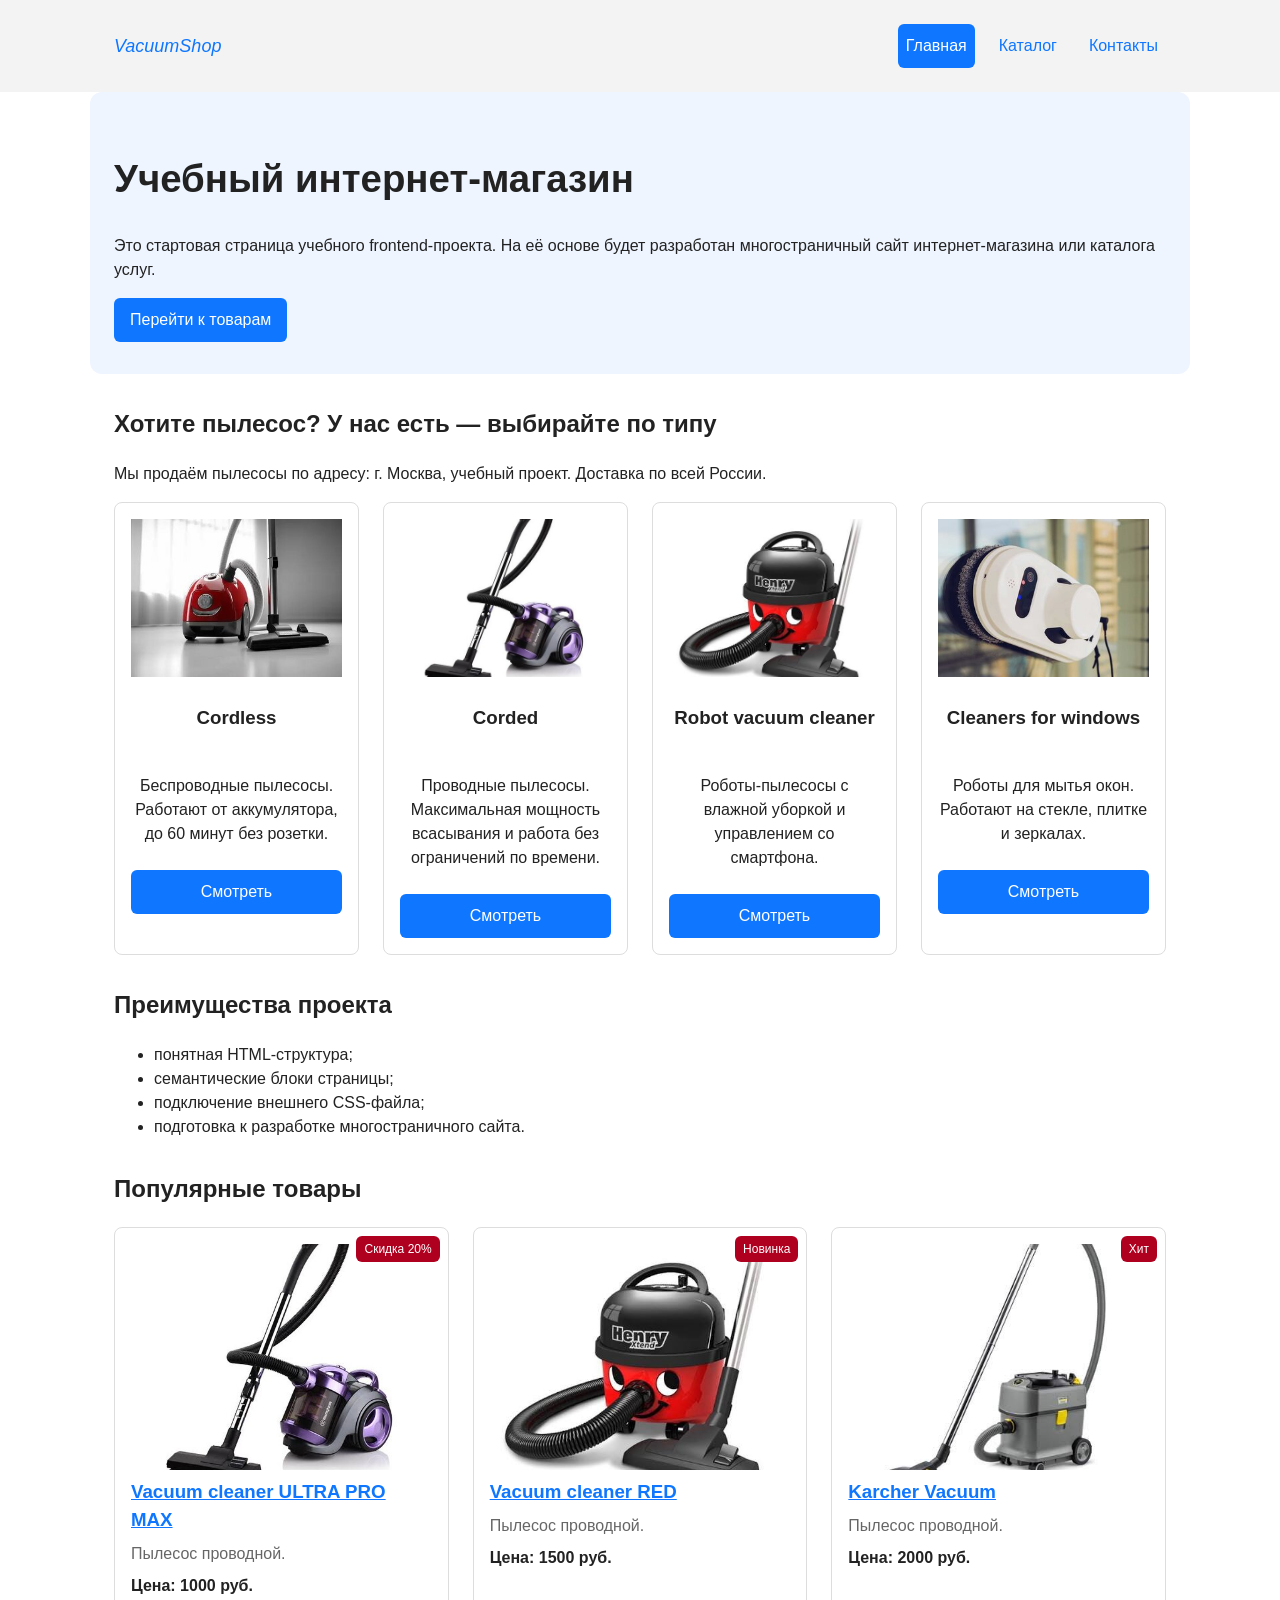
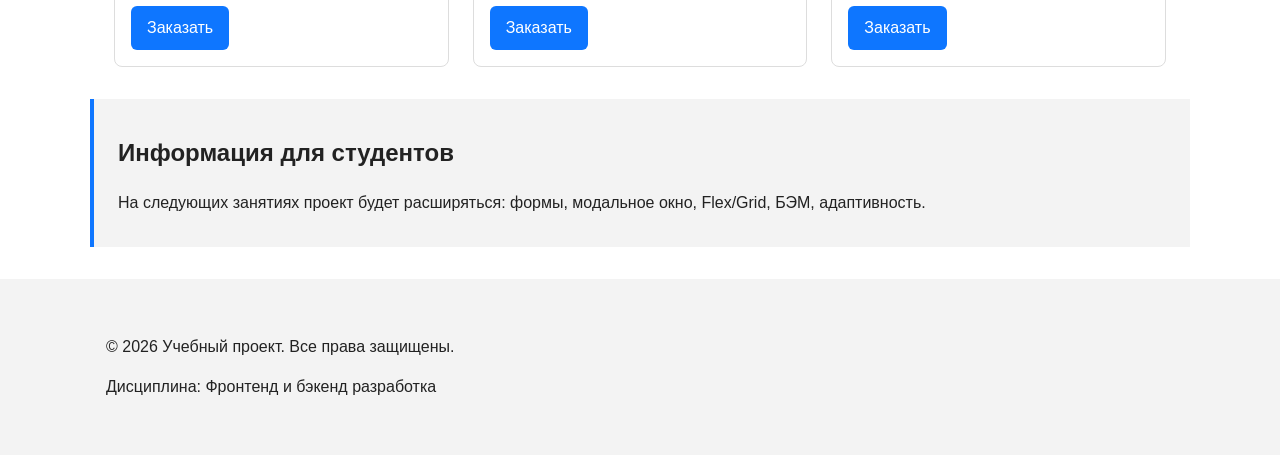
<file: index.html>
<!DOCTYPE html>
<html lang="ru">

<head>
    <meta charset="UTF-8">
    <meta name="viewport" content="width=device-width, initial-scale=1.0">
    <meta name="description" content="Учебный интернет-магазин — главная страница.">
    <title>Главная — Учебный интернет-магазин</title>
    <link rel="stylesheet" href="css/style.css">
    <link rel="stylesheet" href="css/responsive.css">
    <script src="js/main.js" defer></script>
</head>

<body>
    <a class="skip-link" href="#main">Перейти к основному содержимому</a>
    <header class="site-header">
        <div class="site-header__inner">
            <a class="site-header__logo" href="index.html">VacuumShop</a>
            <nav class="site-nav" aria-label="Основная навигация">
                <ul class="site-nav__list">
                    <li class="site-nav__item"><a class="site-nav__link site-nav__link--active"
                            href="index.html">Главная</a></li>
                    <li class="site-nav__item"><a class="site-nav__link" href="catalog.html">Каталог</a></li>
                    <li class="site-nav__item"><a class="site-nav__link" href="contacts.html">Контакты</a></li>
                </ul>
            </nav>
        </div>
    </header>

    <main id="main">
        <section class="hero">
            <h1>Учебный интернет-магазин</h1>
            <p>Это стартовая страница учебного frontend-проекта. На её основе будет разработан многостраничный сайт
                интернет-магазина или каталога услуг.</p>
            <a class="button button--primary" href="catalog.html">Перейти к товарам</a>
        </section>

        <section class="section" id="categories">
            <h2>Хотите пылесос? У нас есть — выбирайте по типу</h2>
            <p class="section__lead">Мы продаём пылесосы по адресу: г. Москва, учебный проект. Доставка по всей России.
            </p>

            <div class="categories-grid">
                <article class="category-card">
                    <img class="category-card__image" src="images/corded.jpg" srcset="images/corded-480.jpg 480w, images/corded-960.jpg 960w" sizes="(max-width: 479px) 100vw, (max-width: 1023px) 50vw, 25vw" loading="lazy" alt="Cordless vacuum cleaner" width="300"
                        height="200">
                    <h3 class="category-card__title">Cordless</h3>
                    <p class="category-card__description">
                        Беспроводные пылесосы. Работают от аккумулятора, до 60 минут без розетки.
                    </p>
                    <a class="button button--primary category-card__button" href="catalog.html">Смотреть</a>
                </article>
                <article class="category-card">
                    <img class="category-card__image" src="images/cleaner1.jpg" srcset="images/cleaner1-480.jpg 480w, images/cleaner1-960.jpg 960w" sizes="(max-width: 479px) 100vw, (max-width: 1023px) 50vw, 25vw" loading="lazy" alt="Corded vacuum cleaner"
                        width="600" height="400">
                    <h3 class="category-card__title">Corded</h3>
                    <p class="category-card__description">
                        Проводные пылесосы. Максимальная мощность всасывания и работа без ограничений по времени.
                    </p>
                    <a class="button button--primary category-card__button" href="catalog.html">Смотреть</a>
                </article>
                <article class="category-card">
                    <img class="category-card__image" src="images/cleaner2.jpg" srcset="images/cleaner2-480.jpg 480w, images/cleaner2-960.jpg 960w" sizes="(max-width: 479px) 100vw, (max-width: 1023px) 50vw, 25vw" loading="lazy" alt="Robot vacuum cleaner" width="600"
                        height="400">
                    <h3 class="category-card__title">Robot vacuum cleaner</h3>
                    <p class="category-card__description">
                        Роботы-пылесосы с влажной уборкой и управлением со смартфона.
                    </p>
                    <a class="button button--primary category-card__button" href="catalog.html">Смотреть</a>
                </article>
                <article class="category-card">
                    <img class="category-card__image" src="images/windows.jpg" srcset="images/windows-480.jpg 480w, images/windows-960.jpg 960w" sizes="(max-width: 479px) 100vw, (max-width: 1023px) 50vw, 25vw" loading="lazy" alt="Window cleaner robot" width="600"
                        height="400">
                    <h3 class="category-card__title">Cleaners for windows</h3>
                    <p class="category-card__description">
                        Роботы для мытья окон. Работают на стекле, плитке и зеркалах.
                    </p>
                    <a class="button button--primary category-card__button" href="catalog.html">Смотреть</a>
                </article>

            </div>
        </section>

        <section class="section" id="advantages">
            <h2>Преимущества проекта</h2>
            <ul class="advantages-list">
                <li>понятная HTML-структура;</li>
                <li>семантические блоки страницы;</li>
                <li>подключение внешнего CSS-файла;</li>
                <li>подготовка к разработке многостраничного сайта.</li>
            </ul>
        </section>

        <section class="section" id="popular">
            <h2>Популярные товары</h2>
            <div class="products-grid">
                <article class="product-card">
                    <span class="product-card__badge">Скидка 20%</span>
                    <img class="product-card__image" src="images/cleaner1.jpg" srcset="images/cleaner1-480.jpg 480w, images/cleaner1-960.jpg 960w" sizes="(max-width: 479px) 100vw, (max-width: 1023px) 50vw, 33vw" loading="lazy"
                        alt="Пылесос Vacuum cleaner ULTRA PRO MAX" width="600" height="400">
                    <h3 class="product-card__title">
                        <a class="product-card__title-link" href="product.html">Vacuum cleaner ULTRA PRO MAX</a>
                    </h3>
                    <p class="product-card__description">Пылесос проводной.</p>
                    <p class="product-card__price">Цена: 1000 руб.</p>
                    <button class="button button--primary product-card__button" type="button"
                        data-product="Vacuum cleaner ULTRA PRO MAX">
                        Заказать
                    </button>
                </article>
                <article class="product-card">
                    <span class="product-card__badge">Новинка</span>
                    <img class="product-card__image" src="images/cleaner2.jpg" srcset="images/cleaner2-480.jpg 480w, images/cleaner2-960.jpg 960w" sizes="(max-width: 479px) 100vw, (max-width: 1023px) 50vw, 33vw" loading="lazy" alt="Пылесос Vacuum cleaner RED"
                        width="600" height="400">
                    <h3 class="product-card__title">
                        <a class="product-card__title-link" href="product2.html">Vacuum cleaner RED</a>
                    </h3>
                    <p class="product-card__description">Пылесос проводной.</p>
                    <p class="product-card__price">Цена: 1500 руб.</p>
                    <button class="button button--primary product-card__button" type="button"
                        data-product="Vacuum cleaner RED">
                        Заказать
                    </button>
                </article>
                <article class="product-card">
                    <span class="product-card__badge">Хит</span>
                    <img class="product-card__image" src="images/cleaner3.jpg" srcset="images/cleaner3-480.jpg 480w, images/cleaner3-960.jpg 960w" sizes="(max-width: 479px) 100vw, (max-width: 1023px) 50vw, 33vw" loading="lazy" alt="Пылесос Karcher Vacuum" width="600"
                        height="400">
                    <h3 class="product-card__title">
                        <a class="product-card__title-link" href="product3.html">Karcher Vacuum</a>
                    </h3>
                    <p class="product-card__description">Пылесос проводной.</p>
                    <p class="product-card__price">Цена: 2000 руб.</p>
                    <button class="button button--primary product-card__button" type="button"
                        data-product="Karcher Vacuum">
                        Заказать
                    </button>
                </article>
            </div>
        </section>

        <aside class="aside-info">
            <h2>Информация для студентов</h2>
            <p>На следующих занятиях проект будет расширяться: формы, модальное окно, Flex/Grid, БЭМ, адаптивность.</p>
        </aside>
    </main>

    <footer class="site-footer" id="contacts">
        <div class="site-footer__inner">
            <p>&copy; 2026 Учебный проект. Все права защищены.</p>
            <p>Дисциплина: Фронтенд и бэкенд разработка</p>
        </div>
    </footer>

    <dialog class="order-dialog" id="order-dialog" aria-labelledby="order-dialog-title">
        <h2 class="order-dialog__title" id="order-dialog-title">Оформление заявки</h2>
        <form class="order-form" id="order-form" action="#" method="post" novalidate>
            <input id="selected-product" name="selected-product" type="hidden">
            <div class="order-form__field">
                <label class="order-form__label" for="order-name">Имя</label>
                <input class="order-form__input" id="order-name" name="name" type="text" placeholder="Введите ваше имя"
                    minlength="2" autocomplete="given-name" required>
            </div>
            <div class="order-form__field">
                <label class="order-form__label" for="order-email">E-mail</label>
                <input class="order-form__input" id="order-email" name="email" type="email"
                    placeholder="example@mail.ru" autocomplete="email" required>
            </div>
            <div class="order-form__field">
                <label class="order-form__label" for="order-phone">Телефон</label>
                <input class="order-form__input" id="order-phone" name="phone" type="tel" inputmode="tel"
                    placeholder="+7 (900) 000-00-00" pattern="^\+7 \(\d{3}\) \d{3}-\d{2}-\d{2}$" required>
                <small>Формат: +7 (900) 000-00-00</small>
            </div>
            <div class="order-form__field">
                <label class="order-form__label" for="order-date">Дата связи</label>
                <input class="order-form__input" id="order-date" name="date" type="date">
            </div>
            <div class="order-form__field">
                <label class="order-form__label" for="order-topic">Тема заявки</label>
                <select class="order-form__select" id="order-topic" name="topic" required>
                    <option value="">Выберите тему</option>
                    <option value="product">Заказ товара</option>
                    <option value="consultation">Консультация</option>
                    <option value="delivery">Доставка</option>
                </select>
            </div>
            <div class="order-form__field">
                <label class="order-form__label" for="order-comment">Комментарий</label>
                <textarea class="order-form__textarea" id="order-comment" name="comment" rows="4"
                    placeholder="Укажите дополнительную информацию"></textarea>
            </div>
            <div class="order-form__field order-form__field--checkbox">
                <label>
                    <input id="order-agreement" name="agreement" type="checkbox" required>
                    Я согласен на обработку данных
                </label>
            </div>
            <div class="order-form__actions">
                <button class="button button--secondary" type="button" id="close-order-dialog">Закрыть</button>
                <button class="button button--primary" type="submit">Отправить заявку</button>
            </div>
        </form>
    </dialog>

    <p class="success-message" id="success-message" hidden tabindex="-1" role="status">Форма успешно отправлена!</p>
</body>

</html>
</file>
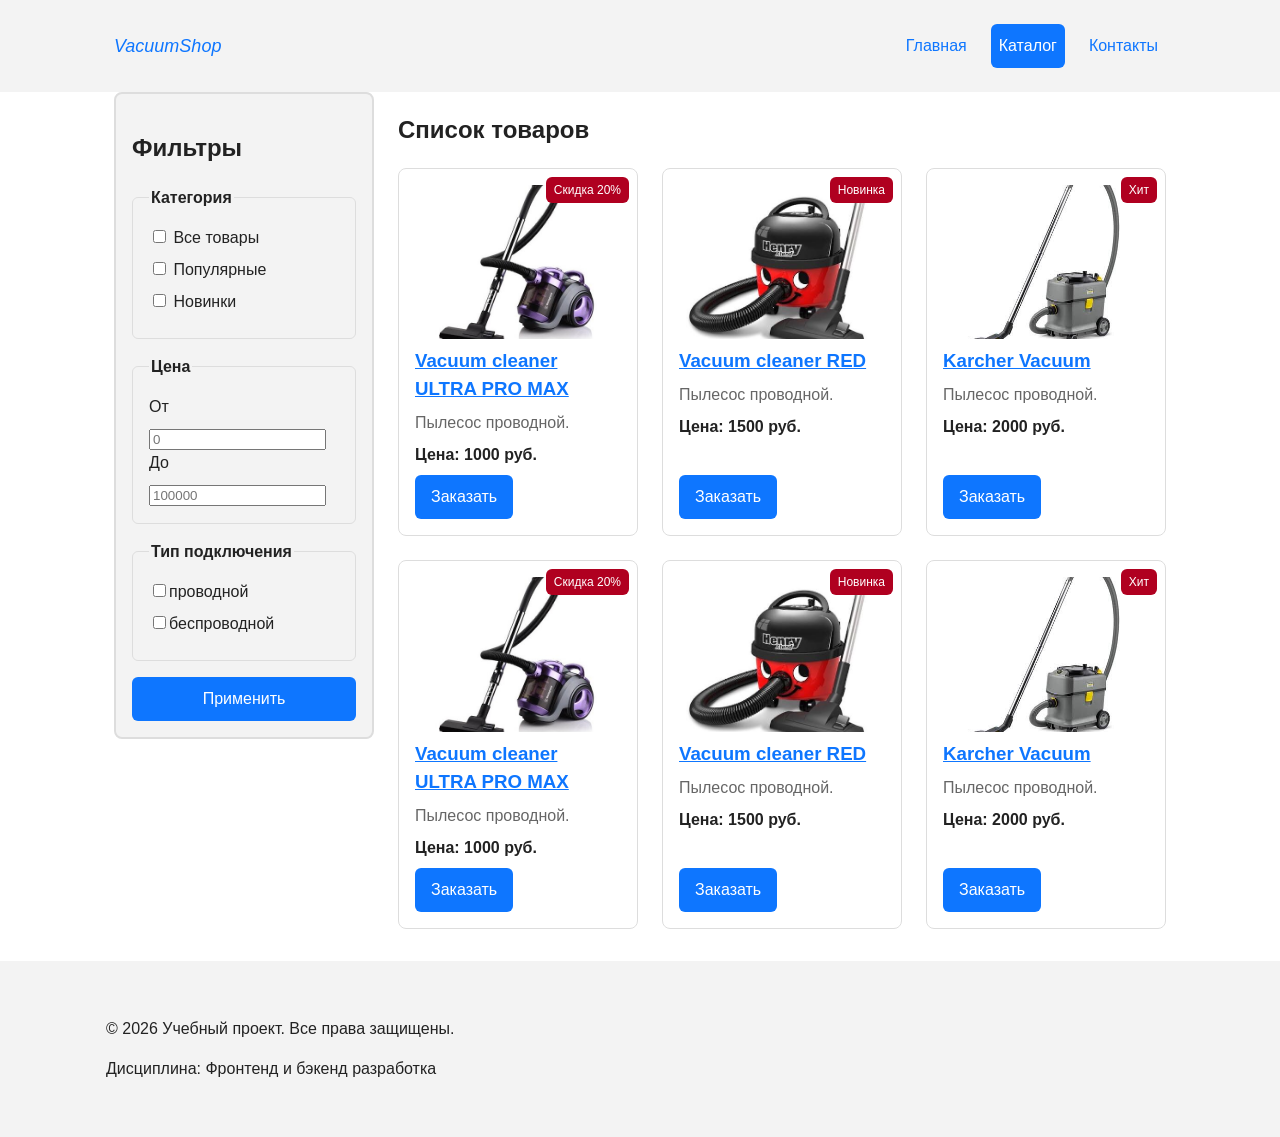
<file: catalog.html>
<!DOCTYPE html>
<html lang="ru">

<head>
    <meta charset="UTF-8">
    <meta name="viewport" content="width=device-width, initial-scale=1.0">
    <meta name="description" content="Каталог товаров учебного интернет-магазина.">
    <title>Каталог — Учебный интернет-магазин</title>
    <link rel="stylesheet" href="css/style.css">
    <link rel="stylesheet" href="css/responsive.css">
    <script src="js/main.js" defer></script>
</head>

<body>
    <a class="skip-link" href="#main">Перейти к основному содержимому</a>
    <header class="site-header">
        <div class="site-header__inner">
            <a class="site-header__logo" href="index.html">VacuumShop</a>
            <nav class="site-nav" aria-label="Основная навигация">
                <ul class="site-nav__list">
                    <li class="site-nav__item"><a class="site-nav__link" href="index.html">Главная</a></li>
                    <li class="site-nav__item"><a class="site-nav__link site-nav__link--active"
                            href="catalog.html">Каталог</a></li>
                    <li class="site-nav__item"><a class="site-nav__link" href="contacts.html">Контакты</a></li>
                </ul>
            </nav>
        </div>
    </header>

    <main id="main">
        <section class="catalog-layout">
            <aside class="catalog-filters">
                <h2>Фильтры</h2>
                <form class="filters-form" action="#" method="get">
                    <fieldset>
                        <legend>Категория</legend>
                        <label><input type="checkbox" name="category" value="all"> Все товары</label>
                        <label><input type="checkbox" name="category" value="popular"> Популярные</label>
                        <label><input type="checkbox" name="category" value="new"> Новинки</label>
                    </fieldset>
                    <fieldset>
                        <legend>Цена</legend>
                        <label for="price-from">От</label>
                        <input id="price-from" name="price-from" type="number" min="0" placeholder="0">
                        <label for="price-to">До</label>
                        <input id="price-to" name="price-to" type="number" min="0" placeholder="100000">
                    </fieldset>
                    <fieldset>
                        <legend>Тип подключения</legend>
                        <label><input type="checkbox" name="connection" value="corded">проводной</label>
                        <label><input type="checkbox" name="connection" value="cordless">беспроводной</label>
                    </fieldset>
                    <button class="button button--primary" type="submit">Применить</button>
                </form>
            </aside>

            <section class="catalog-products">
                <h2>Список товаров</h2>
                <div class="products-grid">
                    <article class="product-card">
                        <span class="product-card__badge">Скидка 20%</span>
                        <img class="product-card__image" src="images/cleaner1.jpg" srcset="images/cleaner1-480.jpg 480w, images/cleaner1-960.jpg 960w" sizes="(max-width: 479px) 100vw, (max-width: 1023px) 50vw, 33vw" loading="lazy"
                            alt="Пылесос Vacuum cleaner ULTRA PRO MAX" width="600" height="400">
                        <h3 class="product-card__title">
                            <a class="product-card__title-link" href="product.html">Vacuum cleaner ULTRA PRO MAX</a>
                        </h3>
                        <p class="product-card__description">Пылесос проводной.</p>
                        <p class="product-card__price">Цена: 1000 руб.</p>
                        <button class="button button--primary product-card__button" type="button"
                            data-product="Vacuum cleaner ULTRA PRO MAX">
                            Заказать
                        </button>
                    </article>
                    <article class="product-card">
                        <span class="product-card__badge">Новинка</span>
                        <img class="product-card__image" src="images/cleaner2.jpg" srcset="images/cleaner2-480.jpg 480w, images/cleaner2-960.jpg 960w" sizes="(max-width: 479px) 100vw, (max-width: 1023px) 50vw, 33vw" loading="lazy" alt="Пылесос Vacuum cleaner RED"
                            width="600" height="400">
                        <h3 class="product-card__title">
                            <a class="product-card__title-link" href="product2.html">Vacuum cleaner RED</a>
                        </h3>
                        <p class="product-card__description">Пылесос проводной.</p>
                        <p class="product-card__price">Цена: 1500 руб.</p>
                        <button class="button button--primary product-card__button" type="button"
                            data-product="Vacuum cleaner RED">
                            Заказать
                        </button>
                    </article>
                    <article class="product-card">
                        <span class="product-card__badge">Хит</span>
                        <img class="product-card__image" src="images/cleaner3.jpg" srcset="images/cleaner3-480.jpg 480w, images/cleaner3-960.jpg 960w" sizes="(max-width: 479px) 100vw, (max-width: 1023px) 50vw, 33vw" loading="lazy" alt="Пылесос Karcher Vacuum"
                            width="600" height="400">
                        <h3 class="product-card__title">
                            <a class="product-card__title-link" href="product3.html">Karcher Vacuum</a>
                        </h3>
                        <p class="product-card__description">Пылесос проводной.</p>
                        <p class="product-card__price">Цена: 2000 руб.</p>
                        <button class="button button--primary product-card__button" type="button"
                            data-product="Karcher Vacuum">
                            Заказать
                        </button>
                    </article>
                    <article class="product-card">
                        <span class="product-card__badge">Скидка 20%</span>
                        <img class="product-card__image" src="images/cleaner1.jpg" srcset="images/cleaner1-480.jpg 480w, images/cleaner1-960.jpg 960w" sizes="(max-width: 479px) 100vw, (max-width: 1023px) 50vw, 33vw" loading="lazy"
                            alt="Пылесос Vacuum cleaner ULTRA PRO MAX" width="600" height="400">
                        <h3 class="product-card__title">
                            <a class="product-card__title-link" href="product.html">Vacuum cleaner ULTRA PRO MAX</a>
                        </h3>
                        <p class="product-card__description">Пылесос проводной.</p>
                        <p class="product-card__price">Цена: 1000 руб.</p>
                        <button class="button button--primary product-card__button" type="button"
                            data-product="Vacuum cleaner ULTRA PRO MAX">
                            Заказать
                        </button>
                    </article>
                    <article class="product-card">
                        <span class="product-card__badge">Новинка</span>
                        <img class="product-card__image" src="images/cleaner2.jpg" srcset="images/cleaner2-480.jpg 480w, images/cleaner2-960.jpg 960w" sizes="(max-width: 479px) 100vw, (max-width: 1023px) 50vw, 33vw" loading="lazy" alt="Пылесос Vacuum cleaner RED"
                            width="600" height="400">
                        <h3 class="product-card__title">
                            <a class="product-card__title-link" href="product2.html">Vacuum cleaner RED</a>
                        </h3>
                        <p class="product-card__description">Пылесос проводной.</p>
                        <p class="product-card__price">Цена: 1500 руб.</p>
                        <button class="button button--primary product-card__button" type="button"
                            data-product="Vacuum cleaner RED">
                            Заказать
                        </button>
                    </article>
                    <article class="product-card">
                        <span class="product-card__badge">Хит</span>
                        <img class="product-card__image" src="images/cleaner3.jpg" srcset="images/cleaner3-480.jpg 480w, images/cleaner3-960.jpg 960w" sizes="(max-width: 479px) 100vw, (max-width: 1023px) 50vw, 33vw" loading="lazy" alt="Пылесос Karcher Vacuum"
                            width="600" height="400">
                        <h3 class="product-card__title">
                            <a class="product-card__title-link" href="product3.html">Karcher Vacuum</a>
                        </h3>
                        <p class="product-card__description">Пылесос проводной.</p>
                        <p class="product-card__price">Цена: 2000 руб.</p>
                        <button class="button button--primary product-card__button" type="button"
                            data-product="Karcher Vacuum">
                            Заказать
                        </button>
                    </article>
                </div>
            </section>
        </section>
    </main>
    <dialog class="order-dialog" id="order-dialog" aria-labelledby="order-dialog-title">
        <h2 class="order-dialog__title" id="order-dialog-title">Оформление заявки</h2>
        <form class="order-form" id="order-form" action="#" method="post" novalidate>
            <input id="selected-product" name="selected-product" type="hidden">
            <div class="order-form__field">
                <label class="order-form__label" for="order-name">Имя</label>
                <input class="order-form__input" id="order-name" name="name" type="text" placeholder="Введите ваше имя"
                    minlength="2" autocomplete="given-name" required>
            </div>
            <div class="order-form__field">
                <label class="order-form__label" for="order-email">E-mail</label>
                <input class="order-form__input" id="order-email" name="email" type="email"
                    placeholder="example@mail.ru" autocomplete="email" required>
            </div>
            <div class="order-form__field">
                <label class="order-form__label" for="order-phone">Телефон</label>
                <input class="order-form__input" id="order-phone" name="phone" type="tel" inputmode="tel"
                    placeholder="+7 (900) 000-00-00" pattern="^\+7 \(\d{3}\) \d{3}-\d{2}-\d{2}$" required>
                <small>Формат: +7 (900) 000-00-00</small>
            </div>
            <div class="order-form__field">
                <label class="order-form__label" for="order-date">Дата связи</label>
                <input class="order-form__input" id="order-date" name="date" type="date">
            </div>
            <div class="order-form__field">
                <label class="order-form__label" for="order-topic">Тема заявки</label>
                <select class="order-form__select" id="order-topic" name="topic" required>
                    <option value="">Выберите тему</option>
                    <option value="product">Заказ товара</option>
                    <option value="consultation">Консультация</option>
                    <option value="delivery">Доставка</option>
                </select>
            </div>
            <div class="order-form__field">
                <label class="order-form__label" for="order-comment">Комментарий</label>
                <textarea class="order-form__textarea" id="order-comment" name="comment" rows="4"
                    placeholder="Укажите дополнительную информацию"></textarea>
            </div>
            <div class="order-form__field order-form__field--checkbox">
                <label>
                    <input id="order-agreement" name="agreement" type="checkbox" required>
                    Я согласен на обработку данных
                </label>
            </div>
            <div class="order-form__actions">
                <button class="button button--secondary" type="button" id="close-order-dialog">Закрыть</button>
                <button class="button button--primary" type="submit">Отправить заявку</button>
            </div>
        </form>
    </dialog>
    <p class="success-message" id="success-message" hidden role="status" tabindex="-1">Форма успешно отправлена!</p>

    <footer class="site-footer" id="contacts">
        <div class="site-footer__inner">
            <p>&copy; 2026 Учебный проект. Все права защищены.</p>
            <p>Дисциплина: Фронтенд и бэкенд разработка</p>
        </div>
    </footer>
</body>

</html>
</file>
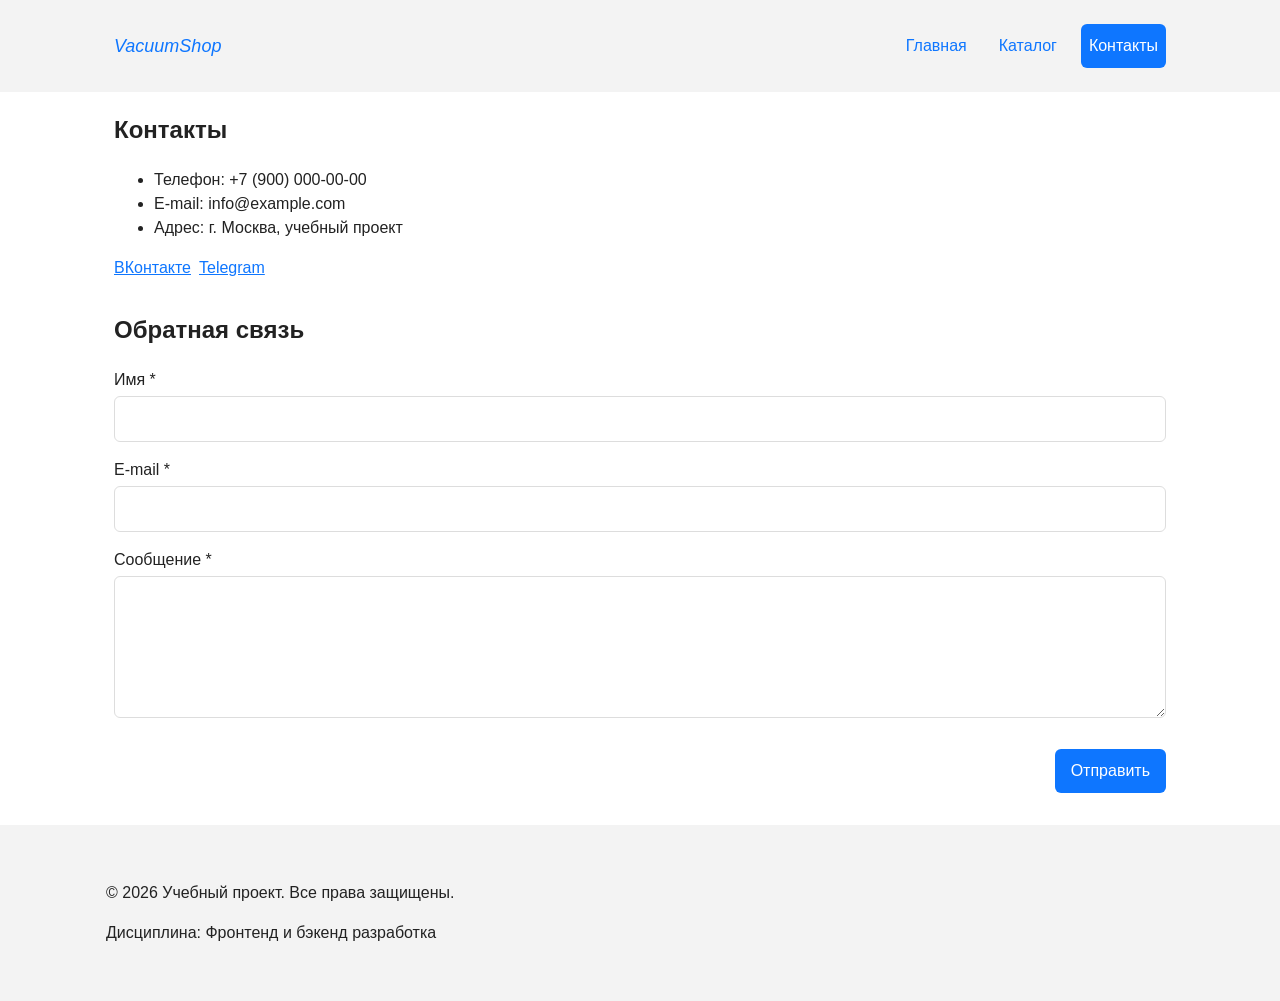
<file: contacts.html>
<!DOCTYPE html>
<html lang="ru">

<head>
    <meta charset="UTF-8">
    <meta name="viewport" content="width=device-width, initial-scale=1.0">
    <meta name="description" content="Контакты учебного интернет-магазина.">
    <title>Контакты — Учебный интернет-магазин</title>
    <link rel="stylesheet" href="css/style.css">
    <link rel="stylesheet" href="css/responsive.css">
    <script src="js/main.js" defer></script>
</head>

<body>
    <a class="skip-link" href="#main">Перейти к основному содержимому</a>
    <header class="site-header">
        <div class="site-header__inner">
            <a class="site-header__logo" href="index.html">VacuumShop</a>
            <nav class="site-nav" aria-label="Основная навигация">
                <ul class="site-nav__list">
                    <li class="site-nav__item"><a class="site-nav__link" href="index.html">Главная</a></li>
                    <li class="site-nav__item"><a class="site-nav__link" href="catalog.html">Каталог</a></li>
                    <li class="site-nav__item"><a class="site-nav__link site-nav__link--active"
                            href="contacts.html">Контакты</a></li>
                </ul>
            </nav>
        </div>
    </header>

    <main id="main">
        <section class="section">
            <h1>Контакты</h1>
            <ul>
                <li>Телефон: +7 (900) 000-00-00</li>
                <li>E-mail: info@example.com</li>
                <li>Адрес: г. Москва, учебный проект</li>
            </ul>
            <ul class="socials">
                <li class="socials__item">
                    <a class="socials__link socials__link--vk" href="https://vk.com/" target="_blank" rel="noopener">
                        <span class="socials__name">ВКонтакте</span>
                    </a>
                </li>
                <li class="socials__item">
                    <a class="socials__link socials__link--tg" href="https://t.me/" target="_blank" rel="noopener">
                        <span class="socials__name">Telegram</span>
                    </a>
                </li>
            </ul>
        </section>
            <section class="section" aria-labelledby="feedback-title">
                <h2 id="feedback-title">Обратная связь</h2>
                <form class="order-form" id="order-form" action="#" method="post" novalidate>
                    <div class="order-form__field">
                        <label class="order-form__label" for="fb-name">Имя *</label>
                        <input class="order-form__input" id="fb-name" name="name" type="text" minlength="2" autocomplete="name" required>
                    </div>
                    <div class="order-form__field">
                        <label class="order-form__label" for="fb-email">E-mail *</label>
                        <input class="order-form__input" id="fb-email" name="email" type="email" autocomplete="email" required>
                    </div>
                    <div class="order-form__field">
                        <label class="order-form__label" for="fb-message">Сообщение *</label>
                        <textarea class="order-form__textarea" id="fb-message" name="message" rows="5" required></textarea>
                    </div>
                    <div class="order-form__actions">
                        <button class="button button--primary" type="submit">Отправить</button>
                    </div>
                </form>
                <p class="success-message" id="success-message" hidden role="status" tabindex="-1">Сообщение отправлено!</p>
            </section>
    </main>
    <footer class="site-footer" id="contacts">
        <div class="site-footer__inner">
            <p>&copy; 2026 Учебный проект. Все права защищены.</p>
            <p>Дисциплина: Фронтенд и бэкенд разработка</p>
        </div>
    </footer>
</body>

</html>
</file>
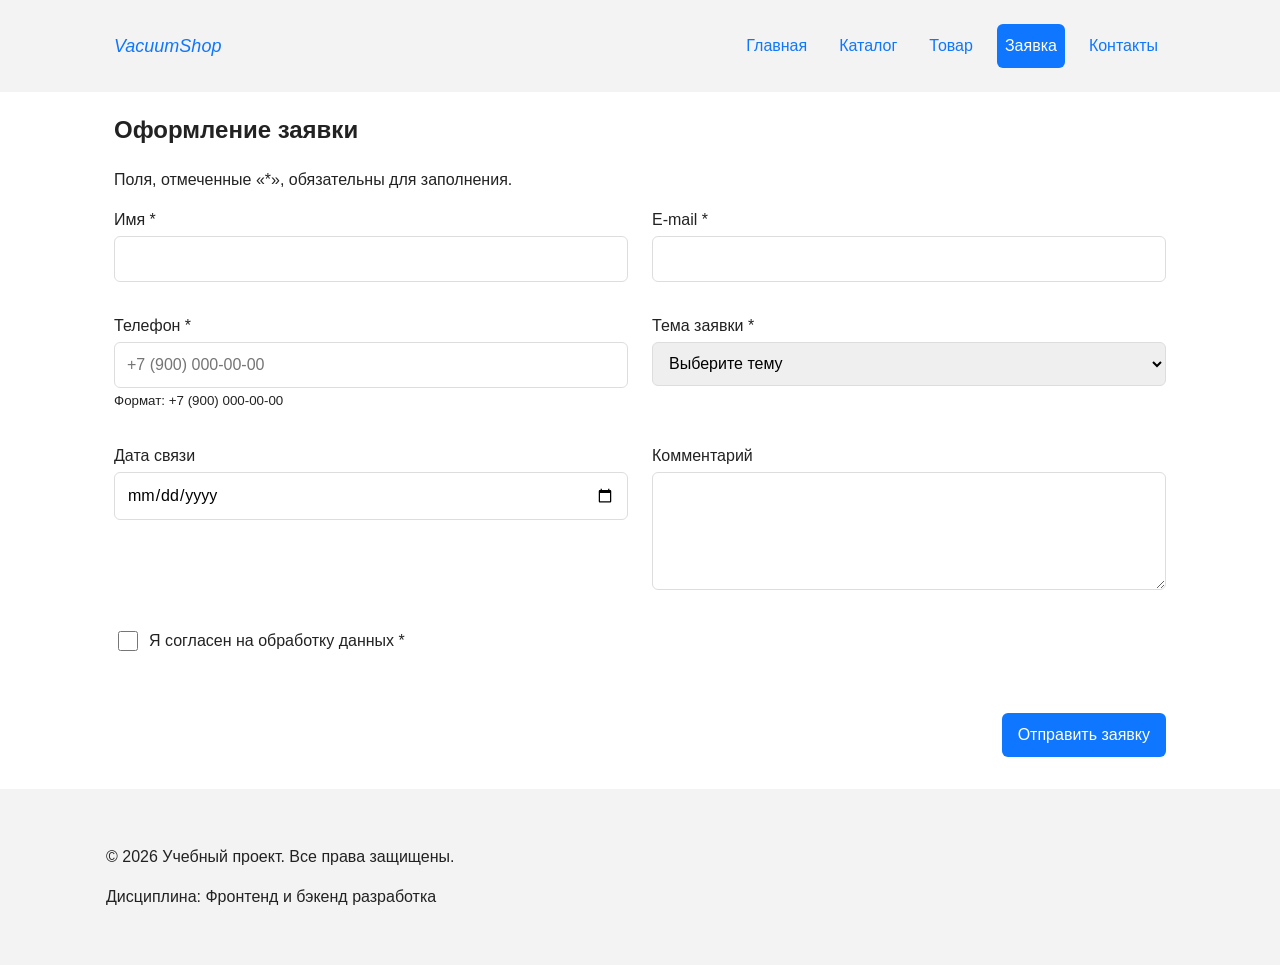
<file: order.html>
<!DOCTYPE html>
<html lang="ru">

<head>
    <meta charset="UTF-8">
    <meta name="viewport" content="width=device-width, initial-scale=1.0">
    <meta name="description" content="Оформление заявки учебного интернет-магазина.">
    <title>Заявка — Учебный интернет-магазин</title>
    <link rel="stylesheet" href="css/style.css">
    <link rel="stylesheet" href="css/responsive.css">
    <script src="js/main.js" defer></script>
</head>

<body>
    <a class="skip-link" href="#main">Перейти к основному содержимому</a>

    <header class="site-header">
        <div class="site-header__inner">
            <a class="site-header__logo" href="index.html">VacuumShop</a>
            <nav class="site-nav" aria-label="Основная навигация">
                <ul class="site-nav__list">
                    <li class="site-nav__item"><a class="site-nav__link" href="index.html">Главная</a></li>
                    <li class="site-nav__item"><a class="site-nav__link" href="catalog.html">Каталог</a></li>
                    <li class="site-nav__item"><a class="site-nav__link" href="product.html">Товар</a></li>
                    <li class="site-nav__item"><a class="site-nav__link site-nav__link--active" href="order.html" aria-current="page">Заявка</a></li>
                    <li class="site-nav__item"><a class="site-nav__link" href="contacts.html">Контакты</a></li>
                </ul>
            </nav>
        </div>
    </header>

    <main id="main">
        <section class="section">
            <h1>Оформление заявки</h1>
            <p>Поля, отмеченные «*», обязательны для заполнения.</p>

            <form class="order-form order-form--page" id="order-form" action="#" method="post" novalidate>
                <div class="order-form__grid">
                    <div class="order-form__field">
                        <label class="order-form__label" for="page-name">Имя *</label>
                        <input class="order-form__input" id="page-name" name="name" type="text" minlength="2" autocomplete="name" required>
                    </div>

                    <div class="order-form__field">
                        <label class="order-form__label" for="page-email">E-mail *</label>
                        <input class="order-form__input" id="page-email" name="email" type="email" autocomplete="email" required>
                    </div>

                    <div class="order-form__field">
                        <label class="order-form__label" for="page-phone">Телефон *</label>
                        <input class="order-form__input" id="page-phone" name="phone" type="tel" inputmode="tel" placeholder="+7 (900) 000-00-00" pattern="^\+7 \(\d{3}\) \d{3}-\d{2}-\d{2}$" required>
                        <small>Формат: +7 (900) 000-00-00</small>
                    </div>

                    <div class="order-form__field">
                        <label class="order-form__label" for="page-topic">Тема заявки *</label>
                        <select class="order-form__select" id="page-topic" name="topic" required>
                            <option value="">Выберите тему</option>
                            <option value="product">Заказ товара</option>
                            <option value="consultation">Консультация</option>
                            <option value="delivery">Доставка</option>
                        </select>
                    </div>

                    <div class="order-form__field">
                        <label class="order-form__label" for="page-date">Дата связи</label>
                        <input class="order-form__input" id="page-date" name="date" type="date">
                    </div>

                    <div class="order-form__field">
                        <label class="order-form__label" for="page-comment">Комментарий</label>
                        <textarea class="order-form__textarea" id="page-comment" name="comment" rows="4"></textarea>
                    </div>

                    <div class="order-form__field order-form__field--checkbox">
                        <label>
                            <input id="page-agreement" name="agreement" type="checkbox" required>
                            Я согласен на обработку данных *
                        </label>
                    </div>
                </div>

                <div class="order-form__actions">
                    <button class="button button--primary" type="submit">Отправить заявку</button>
                </div>
            </form>

            <p class="success-message" id="success-message" hidden role="status" tabindex="-1">Заявка отправлена! Мы свяжемся с вами.</p>
        </section>
    </main>

    <footer class="site-footer">
        <div class="site-footer__inner">
            <p>&copy; 2026 Учебный проект. Все права защищены.</p>
            <p>Дисциплина: Фронтенд и бэкенд разработка</p>
        </div>
    </footer>
</body>

</html>
</file>
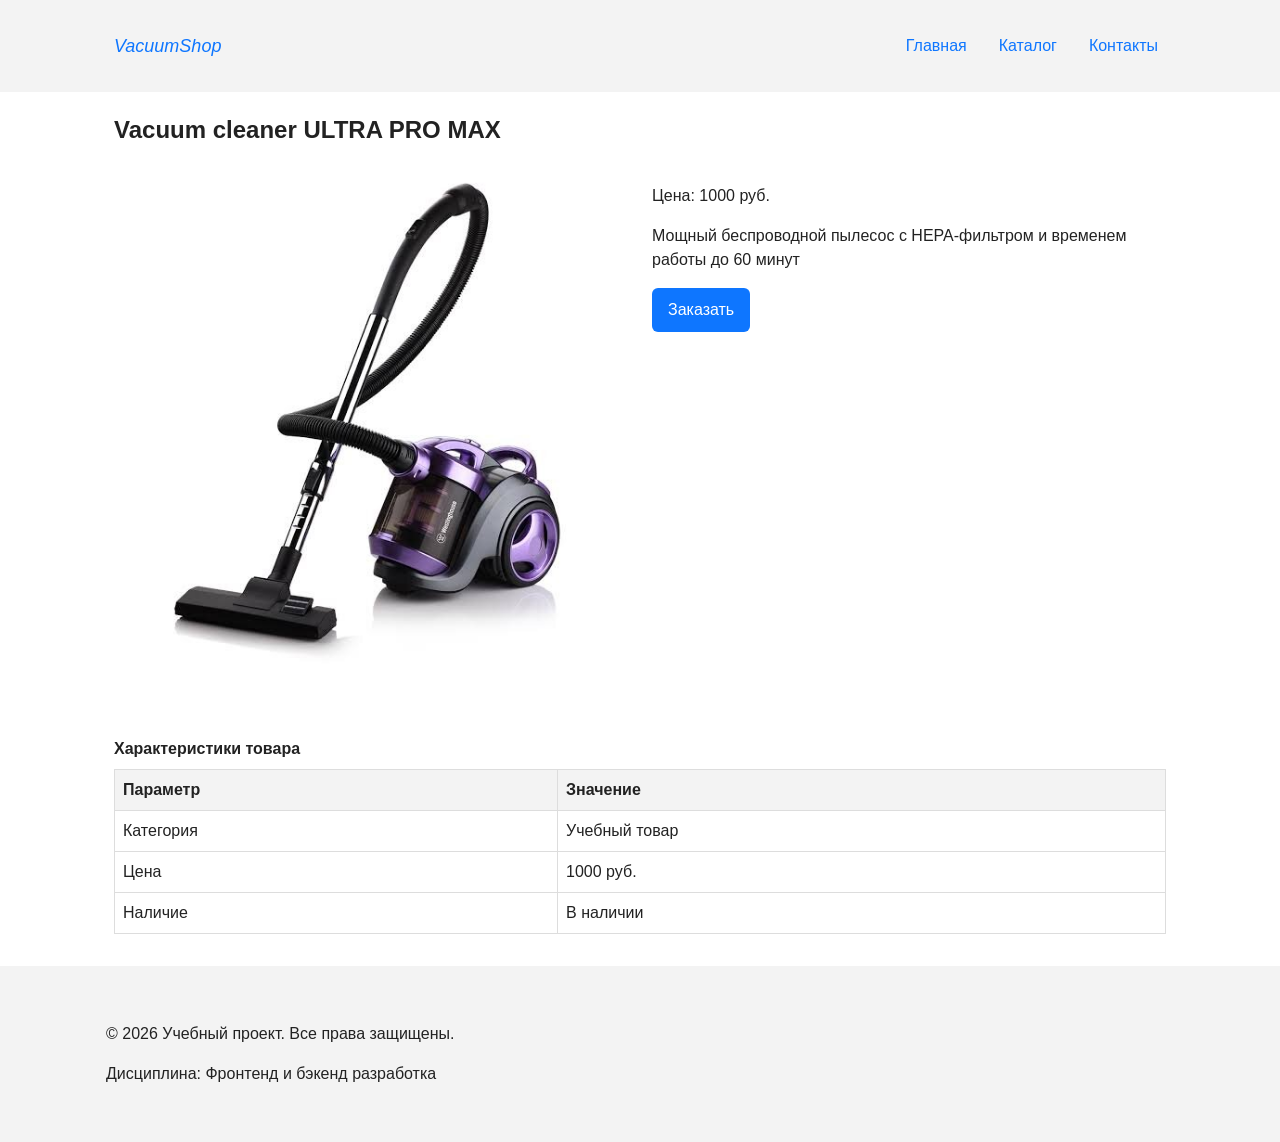
<file: product.html>
<!DOCTYPE html>
<html lang="ru">

<head>
    <meta charset="UTF-8">
    <meta name="viewport" content="width=device-width, initial-scale=1.0">
    <meta name="description" content="Карточка товара учебного интернет-магазина.">
    <title>Товар — Учебный интернет-магазин</title>
    <link rel="stylesheet" href="css/style.css">
    <link rel="stylesheet" href="css/responsive.css">
    <script src="js/main.js" defer></script>
</head>

<body>
    <a class="skip-link" href="#main">Перейти к основному содержимому</a>
    <header class="site-header">
        <div class="site-header__inner">
            <a class="site-header__logo" href="index.html">VacuumShop</a>
            <nav class="site-nav" aria-label="Основная навигация">
                <ul class="site-nav__list">
                    <li class="site-nav__item"><a class="site-nav__link" href="index.html">Главная</a></li>
                    <li class="site-nav__item"><a class="site-nav__link" href="catalog.html">Каталог</a></li>
                    <li class="site-nav__item"><a class="site-nav__link" href="contacts.html">Контакты</a></li>
                </ul>
            </nav>
        </div>
    </header>

    <main id="main">
        <section class="section">
            <h1>Vacuum cleaner ULTRA PRO MAX</h1>
            <div class="product-detail">
                <div class="product-detail__image">
                    <img src="images/cleaner1.jpg" srcset="images/cleaner1-480.jpg 480w, images/cleaner1-960.jpg 960w" sizes="(max-width: 767px) 100vw, 50vw" loading="lazy" alt="Vacuum cleaner" width="400" height="300">
                </div>
                <div class="product-detail__info">
                    <p class="product-detail__price">Цена: 1000 руб.</p>
                    <p class="product-detail__description">Мощный беспроводной пылесос с HEPA-фильтром и временем работы
                        до 60 минут</p>
                    <button class="button button--primary product-card__button" type="button"
                        data-product="Vacuum cleaner ULTRA PRO MAX">Заказать</button>
                </div>
            </div>
        </section>

        <section class="section">
            <div class="table-wrapper">
<table class="product-table">
                <caption>Характеристики товара</caption>
                <thead>
                    <tr>
                        <th>Параметр</th>
                        <th>Значение</th>
                    </tr>
                </thead>
                <tbody>
                    <tr>
                        <td>Категория</td>
                        <td>Учебный товар</td>
                    </tr>
                    <tr>
                        <td>Цена</td>
                        <td>1000 руб.</td>
                    </tr>
                    <tr>
                        <td>Наличие</td>
                        <td>В наличии</td>
                    </tr>
                </tbody>
            </table>
</div>
        </section>
    </main>

    <footer class="site-footer" id="contacts">
        <div class="site-footer__inner">
            <p>&copy; 2026 Учебный проект. Все права защищены.</p>
            <p>Дисциплина: Фронтенд и бэкенд разработка</p>
        </div>
    </footer>
<dialog class="order-dialog" id="order-dialog" aria-labelledby="order-dialog-title">
    <h2 class="order-dialog__title" id="order-dialog-title">Оформление заявки</h2>
    <form class="order-form" id="order-form" action="#" method="post" novalidate>
        <input id="selected-product" name="selected-product" type="hidden">
        <div class="order-form__field">
            <label class="order-form__label" for="order-name">Имя</label>
            <input class="order-form__input" id="order-name" name="name" type="text" placeholder="Введите ваше имя"
                minlength="2" autocomplete="given-name" required>
        </div>
        <div class="order-form__field">
            <label class="order-form__label" for="order-email">E-mail</label>
            <input class="order-form__input" id="order-email" name="email" type="email" placeholder="example@mail.ru"
                autocomplete="email" required>
        </div>
        <div class="order-form__field">
            <label class="order-form__label" for="order-phone">Телефон</label>
            <input class="order-form__input" id="order-phone" name="phone" type="tel" inputmode="tel"
                placeholder="+7 (900) 000-00-00" pattern="^\+7 \(\d{3}\) \d{3}-\d{2}-\d{2}$" required>
            <small>Формат: +7 (900) 000-00-00</small>
        </div>
        <div class="order-form__field">
            <label class="order-form__label" for="order-date">Дата связи</label>
            <input class="order-form__input" id="order-date" name="date" type="date">
        </div>
        <div class="order-form__field">
            <label class="order-form__label" for="order-topic">Тема заявки</label>
            <select class="order-form__select" id="order-topic" name="topic" required>
                <option value="">Выберите тему</option>
                <option value="product">Заказ товара</option>
                <option value="consultation">Консультация</option>
                <option value="delivery">Доставка</option>
            </select>
        </div>
        <div class="order-form__field">
            <label class="order-form__label" for="order-comment">Комментарий</label>
            <textarea class="order-form__textarea" id="order-comment" name="comment" rows="4"
                placeholder="Укажите дополнительную информацию"></textarea>
        </div>
        <div class="order-form__field order-form__field--checkbox">
            <label>
                <input id="order-agreement" name="agreement" type="checkbox" required>
                Я согласен на обработку данных
            </label>
        </div>
        <div class="order-form__actions">
            <button class="button button--secondary" type="button" id="close-order-dialog">Закрыть</button>
            <button class="button button--primary" type="submit">Отправить заявку</button>
        </div>
    </form>
</dialog>

<p class="success-message" id="success-message" hidden tabindex="-1" role="status">Форма успешно отправлена!</p>

</body>
</html>
</file>
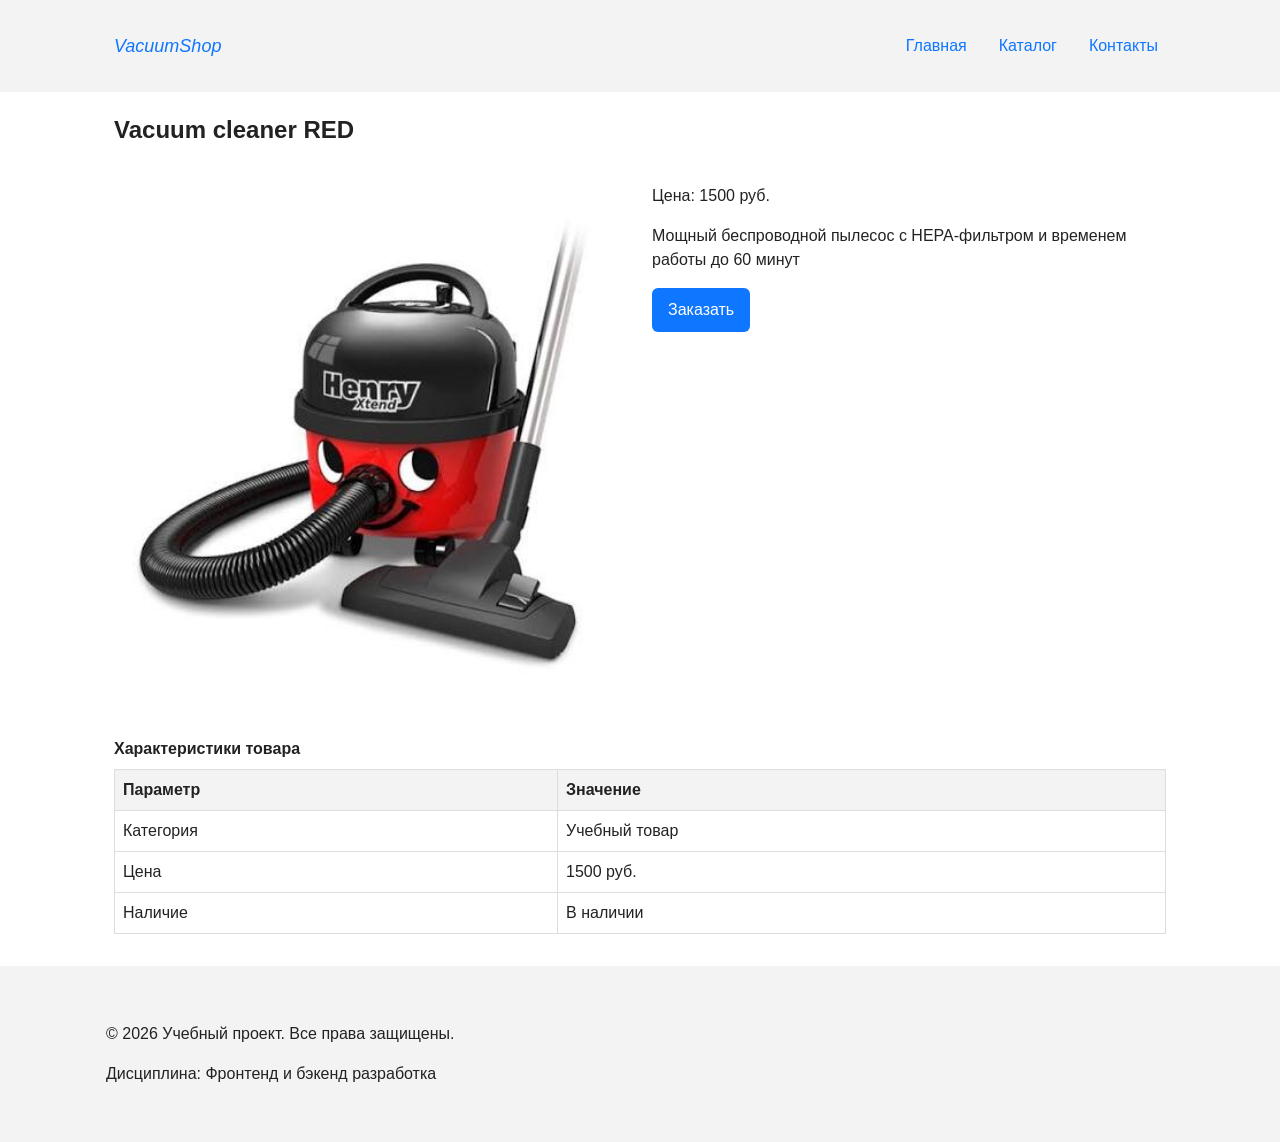
<file: product2.html>
<!DOCTYPE html>
<html lang="ru">

<head>
    <meta charset="UTF-8">
    <meta name="viewport" content="width=device-width, initial-scale=1.0">
    <meta name="description" content="Карточка товара учебного интернет-магазина.">
    <title>Товар — Учебный интернет-магазин</title>
    <link rel="stylesheet" href="css/style.css">
    <link rel="stylesheet" href="css/responsive.css">
    <script src="js/main.js" defer></script>
</head>

<body>
    <a class="skip-link" href="#main">Перейти к основному содержимому</a>
    <header class="site-header">
        <div class="site-header__inner">
            <a class="site-header__logo" href="index.html">VacuumShop</a>
            <nav class="site-nav" aria-label="Основная навигация">
                <ul class="site-nav__list">
                    <li class="site-nav__item"><a class="site-nav__link" href="index.html">Главная</a></li>
                    <li class="site-nav__item"><a class="site-nav__link" href="catalog.html">Каталог</a></li>
                    <li class="site-nav__item"><a class="site-nav__link" href="contacts.html">Контакты</a></li>
                </ul>
            </nav>
        </div>
    </header>

    <main id="main">
        <section class="section">
            <h1>Vacuum cleaner RED</h1>
            <div class="product-detail">
                <div class="product-detail__image">
                    <img src="images/cleaner2.jpg" srcset="images/cleaner2-480.jpg 480w, images/cleaner2-960.jpg 960w" sizes="(max-width: 767px) 100vw, 50vw" loading="lazy" alt="Vacuum cleaner" width="400" height="300">
                </div>
                <div class="product-detail__info">
                    <p class="product-detail__price">Цена: 1500 руб.</p>
                    <p class="product-detail__description">Мощный беспроводной пылесос с HEPA-фильтром и временем работы
                        до 60 минут</p>
                    <button class="button button--primary product-card__button" type="button"
                        data-product="Vacuum cleaner RED">Заказать</button>
                </div>
            </div>
        </section>

        <section class="section">
            <div class="table-wrapper">
<table class="product-table">
                <caption>Характеристики товара</caption>
                <thead>
                    <tr>
                        <th>Параметр</th>
                        <th>Значение</th>
                    </tr>
                </thead>
                <tbody>
                    <tr>
                        <td>Категория</td>
                        <td>Учебный товар</td>
                    </tr>
                    <tr>
                        <td>Цена</td>
                        <td>1500 руб.</td>
                    </tr>
                    <tr>
                        <td>Наличие</td>
                        <td>В наличии</td>
                    </tr>
                </tbody>
            </table>
</div>
        </section>
    </main>

    <footer class="site-footer" id="contacts">
        <div class="site-footer__inner">
            <p>&copy; 2026 Учебный проект. Все права защищены.</p>
            <p>Дисциплина: Фронтенд и бэкенд разработка</p>
        </div>
    </footer>
<dialog class="order-dialog" id="order-dialog" aria-labelledby="order-dialog-title">
    <h2 class="order-dialog__title" id="order-dialog-title">Оформление заявки</h2>
    <form class="order-form" id="order-form" action="#" method="post" novalidate>
        <input id="selected-product" name="selected-product" type="hidden">
        <div class="order-form__field">
            <label class="order-form__label" for="order-name">Имя</label>
            <input class="order-form__input" id="order-name" name="name" type="text" placeholder="Введите ваше имя"
                minlength="2" autocomplete="given-name" required>
        </div>
        <div class="order-form__field">
            <label class="order-form__label" for="order-email">E-mail</label>
            <input class="order-form__input" id="order-email" name="email" type="email" placeholder="example@mail.ru"
                autocomplete="email" required>
        </div>
        <div class="order-form__field">
            <label class="order-form__label" for="order-phone">Телефон</label>
            <input class="order-form__input" id="order-phone" name="phone" type="tel" inputmode="tel"
                placeholder="+7 (900) 000-00-00" pattern="^\+7 \(\d{3}\) \d{3}-\d{2}-\d{2}$" required>
            <small>Формат: +7 (900) 000-00-00</small>
        </div>
        <div class="order-form__field">
            <label class="order-form__label" for="order-date">Дата связи</label>
            <input class="order-form__input" id="order-date" name="date" type="date">
        </div>
        <div class="order-form__field">
            <label class="order-form__label" for="order-topic">Тема заявки</label>
            <select class="order-form__select" id="order-topic" name="topic" required>
                <option value="">Выберите тему</option>
                <option value="product">Заказ товара</option>
                <option value="consultation">Консультация</option>
                <option value="delivery">Доставка</option>
            </select>
        </div>
        <div class="order-form__field">
            <label class="order-form__label" for="order-comment">Комментарий</label>
            <textarea class="order-form__textarea" id="order-comment" name="comment" rows="4"
                placeholder="Укажите дополнительную информацию"></textarea>
        </div>
        <div class="order-form__field order-form__field--checkbox">
            <label>
                <input id="order-agreement" name="agreement" type="checkbox" required>
                Я согласен на обработку данных
            </label>
        </div>
        <div class="order-form__actions">
            <button class="button button--secondary" type="button" id="close-order-dialog">Закрыть</button>
            <button class="button button--primary" type="submit">Отправить заявку</button>
        </div>
    </form>
</dialog>

<p class="success-message" id="success-message" hidden tabindex="-1" role="status">Форма успешно отправлена!</p>

</body>
</html>
</file>
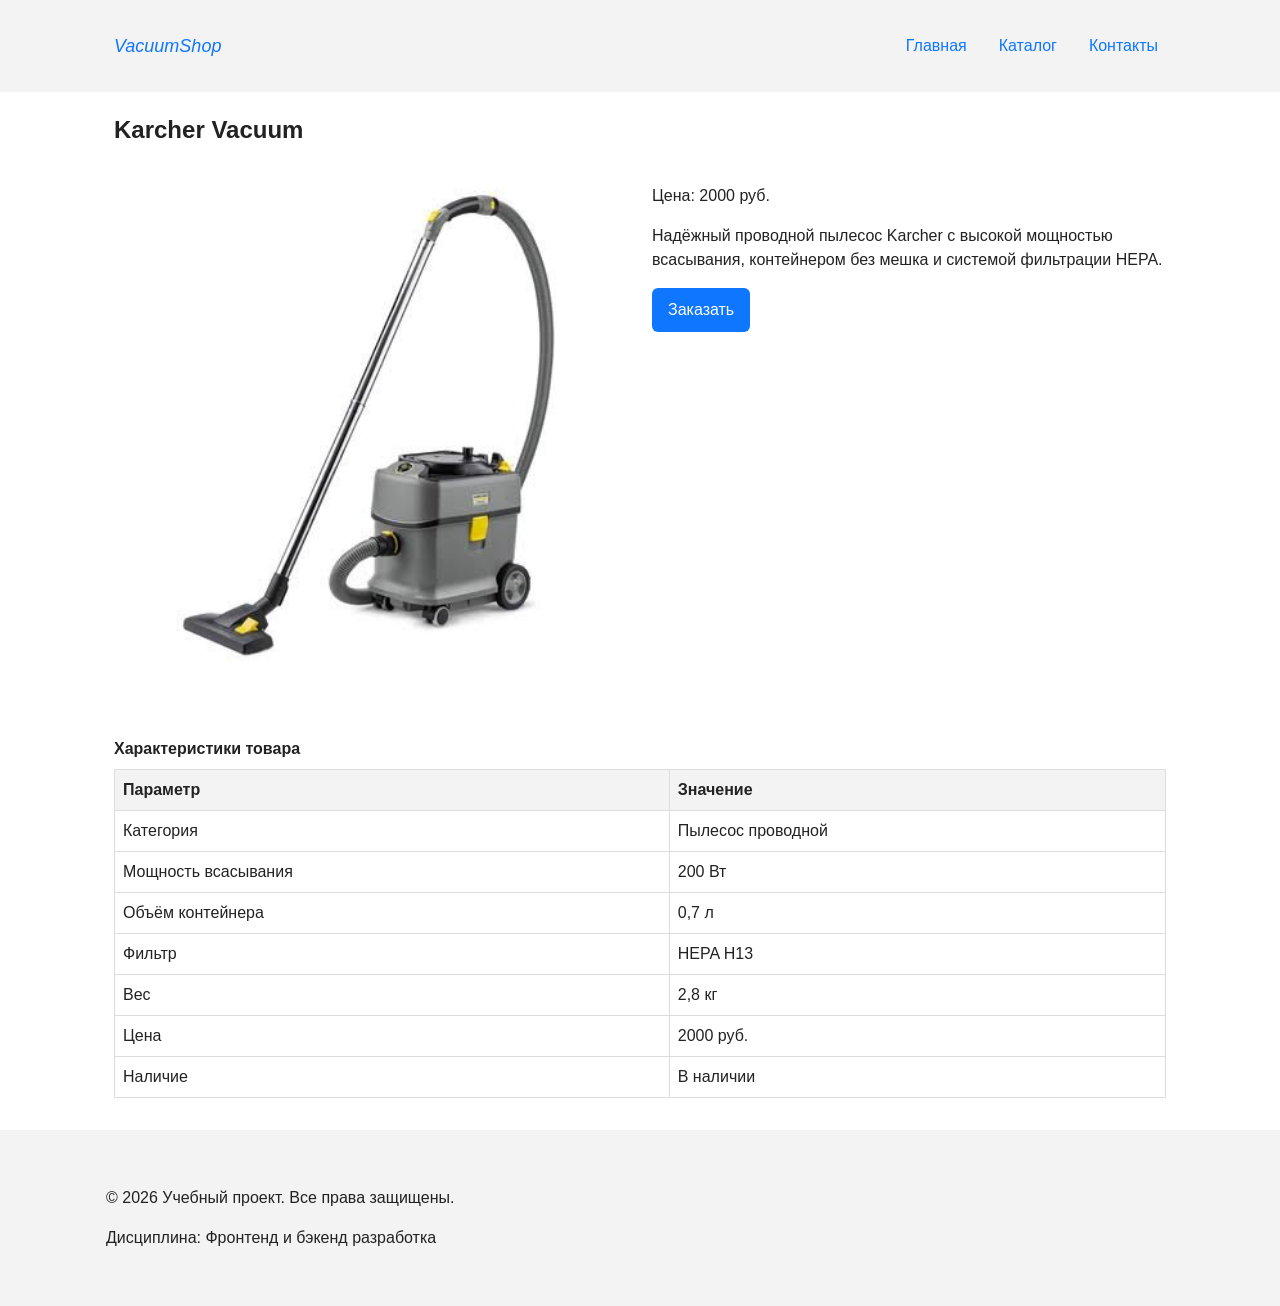
<file: product3.html>
<!DOCTYPE html>
<html lang="ru">

<head>
    <meta charset="UTF-8">
    <meta name="viewport" content="width=device-width, initial-scale=1.0">
    <meta name="description" content="Karcher Vacuum — карточка товара учебного интернет-магазина.">
    <title>Karcher Vacuum — Учебный интернет-магазин</title>
    <link rel="stylesheet" href="css/style.css">
    <link rel="stylesheet" href="css/responsive.css">
    <script src="js/main.js" defer></script>
</head>

<body>
    <a class="skip-link" href="#main">Перейти к основному содержимому</a>
    <header class="site-header">
        <div class="site-header__inner">
            <a class="site-header__logo" href="index.html">VacuumShop</a>
            <nav class="site-nav" aria-label="Основная навигация">
                <ul class="site-nav__list">
                    <li class="site-nav__item"><a class="site-nav__link" href="index.html">Главная</a></li>
                    <li class="site-nav__item"><a class="site-nav__link" href="catalog.html">Каталог</a></li>
                    <li class="site-nav__item"><a class="site-nav__link" href="contacts.html">Контакты</a></li>
                </ul>
            </nav>
        </div>
    </header>

    <main id="main">
        <section class="section">
            <h1>Karcher Vacuum</h1>
            <div class="product-detail">
                <div class="product-detail__image">
                    <img src="images/cleaner3.jpg" srcset="images/cleaner3-480.jpg 480w, images/cleaner3-960.jpg 960w" sizes="(max-width: 767px) 100vw, 50vw" loading="lazy" alt="Karcher Vacuum" width="400" height="300">
                </div>
                <div class="product-detail__info">
                    <p class="product-detail__price">Цена: 2000 руб.</p>
                    <p class="product-detail__description">
                        Надёжный проводной пылесос Karcher с высокой мощностью всасывания,
                        контейнером без мешка и системой фильтрации HEPA.
                    </p>
                    <button class="button button--primary product-card__button" type="button"
                        data-product="Karcher Vacuum">Заказать</button>
                </div>
            </div>
        </section>

        <section class="section">
            <div class="table-wrapper">
<table class="product-table">
                <caption>Характеристики товара</caption>
                <thead>
                    <tr>
                        <th>Параметр</th>
                        <th>Значение</th>
                    </tr>
                </thead>
                <tbody>
                    <tr>
                        <td>Категория</td>
                        <td>Пылесос проводной</td>
                    </tr>
                    <tr>
                        <td>Мощность всасывания</td>
                        <td>200 Вт</td>
                    </tr>
                    <tr>
                        <td>Объём контейнера</td>
                        <td>0,7 л</td>
                    </tr>
                    <tr>
                        <td>Фильтр</td>
                        <td>HEPA H13</td>
                    </tr>
                    <tr>
                        <td>Вес</td>
                        <td>2,8 кг</td>
                    </tr>
                    <tr>
                        <td>Цена</td>
                        <td>2000 руб.</td>
                    </tr>
                    <tr>
                        <td>Наличие</td>
                        <td>В наличии</td>
                    </tr>
                </tbody>
            </table>
</div>
        </section>
    </main>

    <footer class="site-footer" id="contacts">
        <div class="site-footer__inner">
            <p>&copy; 2026 Учебный проект. Все права защищены.</p>
            <p>Дисциплина: Фронтенд и бэкенд разработка</p>
        </div>
    </footer>

    <dialog class="order-dialog" id="order-dialog" aria-labelledby="order-dialog-title">
        <h2 class="order-dialog__title" id="order-dialog-title">Оформление заявки</h2>
        <form class="order-form" id="order-form" action="#" method="post" novalidate>
            <input id="selected-product" name="selected-product" type="hidden">
            <div class="order-form__field">
                <label class="order-form__label" for="order-name">Имя</label>
                <input class="order-form__input" id="order-name" name="name" type="text" placeholder="Введите ваше имя"
                    minlength="2" autocomplete="given-name" required>
            </div>
            <div class="order-form__field">
                <label class="order-form__label" for="order-email">E-mail</label>
                <input class="order-form__input" id="order-email" name="email" type="email"
                    placeholder="example@mail.ru" autocomplete="email" required>
            </div>
            <div class="order-form__field">
                <label class="order-form__label" for="order-phone">Телефон</label>
                <input class="order-form__input" id="order-phone" name="phone" type="tel" inputmode="tel"
                    placeholder="+7 (900) 000-00-00" pattern="^\+7 \(\d{3}\) \d{3}-\d{2}-\d{2}$" required>
                <small>Формат: +7 (900) 000-00-00</small>
            </div>
            <div class="order-form__field">
                <label class="order-form__label" for="order-date">Дата связи</label>
                <input class="order-form__input" id="order-date" name="date" type="date">
            </div>
            <div class="order-form__field">
                <label class="order-form__label" for="order-topic">Тема заявки</label>
                <select class="order-form__select" id="order-topic" name="topic" required>
                    <option value="">Выберите тему</option>
                    <option value="product">Заказ товара</option>
                    <option value="consultation">Консультация</option>
                    <option value="delivery">Доставка</option>
                </select>
            </div>
            <div class="order-form__field">
                <label class="order-form__label" for="order-comment">Комментарий</label>
                <textarea class="order-form__textarea" id="order-comment" name="comment" rows="4"
                    placeholder="Укажите дополнительную информацию"></textarea>
            </div>
            <div class="order-form__field order-form__field--checkbox">
                <label>
                    <input id="order-agreement" name="agreement" type="checkbox" required>
                    Я согласен на обработку данных
                </label>
            </div>
            <div class="order-form__actions">
                <button class="button button--secondary" type="button" id="close-order-dialog">Закрыть</button>
                <button class="button button--primary" type="submit">Отправить заявку</button>
            </div>
        </form>
    </dialog>

    <p class="success-message" id="success-message" hidden tabindex="-1" role="status">Форма успешно отправлена!</p>
</body>

</html>
</file>
<file: css/style.css>
/* ===================================
   1. Переменные проекта
   =================================== */
:root {
  --color-bg: #ffffff;
  --color-text: #222222;
  --color-muted: #666666;
  --color-primary: #0E76FF;
  --color-primary-dark: #003f86;
  --color-border: #dddddd;
  --color-surface: #F3F3F3;
  --color-surface-accent: #eef5ff;
  --color-danger: #b00020;
  --color-success: #168a2f;
  --color-success-bg: #eefaf0;
  --color-white: #ffffff;
  --space-xs: 4px;
  --space-sm: 8px;
  --space-md: 16px;
  --space-lg: 24px;
  --space-xl: 32px;
  --radius-sm: 6px;
  --radius-md: 8px;
  --radius-lg: 12px;
  --container-width: 1100px;
}

/* ===================================
   2. Базовые стили
   =================================== */
* {
  box-sizing: border-box;
}

body {
  margin: 0;
  font-family: Arial, sans-serif;
  line-height: 1.5;
  color: var(--color-text);
  background-color: var(--color-bg);
  display: flex;
  flex-direction: column;
  min-height: 100vh;
}

main {
  flex: 1;
}

img {
  max-width: 100%;
  height: auto;
}

/* ===================================
   3. Общие элементы интерфейса
   =================================== */
a {
  color: var(--color-primary);
}

a:hover {
  color: var(--color-primary-dark);
}

a:focus-visible {
  outline: 2px solid var(--color-primary);
  outline-offset: 3px;
}

.button {
  display: inline-block;
  padding: var(--space-sm) var(--space-md);
  border: none;
  border-radius: var(--radius-sm);
  font: inherit;
  text-decoration: none;
  cursor: pointer;
}

.button--primary {
  color: var(--color-white);
  background-color: var(--color-primary);
}

.button--primary:hover {
  background-color: var(--color-primary-dark);
}

.button--secondary {
  color: var(--color-primary);
  background-color: transparent;
  border: 1px solid var(--color-primary);
}

.button--secondary:hover {
  color: var(--color-white);
  background-color: var(--color-primary);
}

.button:focus-visible {
  outline: 2px solid var(--color-primary);
  outline-offset: 3px;
}

.button:disabled,
.button--disabled {
  opacity: 0.6;
  cursor: not-allowed;
}

/* ===================================
   4. Компоненты страницы
   =================================== */
.site-header {
  background-color: var(--color-surface);
}

.site-header__inner {
  max-width: var(--container-width);
  margin: 0 auto;
  padding: var(--space-lg);
  display: flex;
  flex-wrap: wrap;
  align-items: center;
  justify-content: space-between;
  gap: var(--space-md);
}

.site-header__logo {
  font-weight: 1000px;
  color: rgb(rgba(10, 160, 206, 0.493) green blue / alpha);
  text-decoration: none;
  font-style: italic;
  font-size: large;
}

.site-nav__list {
  display: flex;
  flex-wrap: wrap;
  gap: var(--space-md);
  padding: 0;
  margin: 0;
  list-style: none;
}

.site-nav__link {
  display: inline-block;
  padding: var(--space-sm) var(--space-md);
  color: var(--color-primary);
  text-decoration: none;
  border-radius: var(--radius-sm);
}

.site-nav__link:hover {
  color: var(--color-white);
  background-color: var(--color-primary);
}

.site-nav__link:focus-visible {
  outline: 2px solid var(--color-primary);
  outline-offset: 3px;
}

.site-nav__link--active {
  color: var(--color-white);
  background-color: var(--color-primary);
}

.breadcrumbs {
  max-width: var(--container-width);
  margin: 0 auto var(--space-md);
  padding: 0 var(--space-lg);
  font-size: 14px;
  color: var(--color-muted);
}

.breadcrumbs__link {
  color: var(--color-primary);
}

.breadcrumbs__current::before {
  content: " / ";
  color: var(--color-muted);
}

.hero {
  max-width: var(--container-width);
  margin: 0 auto var(--space-xl);
  padding: var(--space-xl) var(--space-lg);
  background-color: var(--color-surface-accent);
  border-radius: var(--radius-lg);
}

.section {
  max-width: var(--container-width);
  margin: 0 auto var(--space-xl);
  padding: 0 var(--space-lg);
}

.section h2 {
  margin-top: 0;
}

.products-grid {
  display: grid;
  grid-template-columns: repeat(3, 1fr);
  gap: var(--space-lg);
}

.product-card {
  position: relative;
  display: flex;
  flex-direction: column;
  gap: var(--space-sm);
  padding: var(--space-md);
  border: 1px solid var(--color-border);
  border-radius: var(--radius-md);
  background-color: var(--color-bg);
}

.product-card:hover {
  border-color: var(--color-primary);
}

.product-card--featured {
  border-color: var(--color-primary);
}

.product-card--discount {
  border-color: var(--color-danger);
}

.product-card__badge {
  position: absolute;
  top: var(--space-sm);
  right: var(--space-sm);
  padding: 4px 8px;
  color: var(--color-white);
  background-color: var(--color-danger);
  border-radius: var(--radius-sm);
  font-size: 12px;
}

.product-card__title {
  margin: 0;
  color: var(--color-text);
}

.product-card__description {
  margin: 0;
  color: var(--color-muted);
}

.product-card__price {
  margin: 0;
  font-weight: 700;
}

.product-card--discount .product-card__price {
  color: var(--color-danger);
}

.product-card__button {
  margin-top: auto;
  align-self: flex-start;
}

.catalog-layout {
  max-width: var(--container-width);
  margin: 0 auto var(--space-xl);
  padding: 0 var(--space-lg);
  display: grid;
  grid-template-columns: 260px 1fr;
  grid-template-areas: "filters products";
  gap: var(--space-lg);
}

.catalog-filters {
  grid-area: filters;
  padding: var(--space-md);
  border: 2px solid var(--color-border);
  border-radius: var(--radius-md);
  background-color: var(--color-surface);
  position: sticky;
  top: var(--space-lg);
  align-self: start;
  max-height: calc(100vh - var(--space-lg));
  overflow-y: auto;
}

.catalog-products {
  grid-area: products;
}

.filters-form {
  display: grid;
  gap: var(--space-md);
}

.filters-form fieldset {
  margin: 0;
  padding: var(--space-md);
  border: 1px solid var(--color-border);
  border-radius: var(--radius-sm);
}

.filters-form legend {
  font-weight: 700;
}

.filters-form label {
  display: block;
  margin-bottom: var(--space-sm);
}

.product-detail {
  display: grid;
  grid-template-columns: 1fr 1fr;
  gap: var(--space-lg);
}

.product-table {
  width: 100%;
  border-collapse: collapse;
  margin-top: var(--space-md);
}

.product-table caption {
  font-weight: 700;
  margin-bottom: var(--space-sm);
  text-align: left;
}

.product-table th,
.product-table td {
  padding: var(--space-sm);
  border: 1px solid var(--color-border);
  text-align: left;
}

.product-table thead {
  background-color: var(--color-surface);
}

.aside-info {
  max-width: var(--container-width);
  margin: 0 auto var(--space-xl);
  padding: var(--space-md);
  border-left: 4px solid var(--color-primary);
  background-color: var(--color-surface);
}

.site-footer {
  padding: var(--space-lg);
  background-color: var(--color-surface);
  text-align: left;
}

/* ===================================
   5. Форма и модальное окно
   =================================== */
.order-dialog {
  width: min(100% - 32px, 560px);
  padding: var(--space-lg);
  border: none;
  border-radius: var(--radius-lg);
}

.order-dialog::backdrop {
  background-color: rgba(0, 0, 0, 0.5);
}

.order-dialog__title {
  margin-top: 0;
}

.order-form__field {
  margin-bottom: var(--space-md);
}

.order-form__label {
  display: block;
  margin-bottom: var(--space-xs);
}

.order-form__input,
.order-form__select,
.order-form__textarea {
  width: 100%;
  padding: 10px 12px;
  border: 1px solid var(--color-border);
  border-radius: var(--radius-sm);
  font: inherit;
}

.order-form__input:hover,
.order-form__select:hover,
.order-form__textarea:hover {
  border-color: var(--color-primary);
}

.order-form__input:focus-visible,
.order-form__select:focus-visible,
.order-form__textarea:focus-visible {
  outline: 2px solid var(--color-primary);
  outline-offset: 3px;
}

.order-form__input[type="checkbox"] {
  width: auto;
}

.order-form__actions {
  display: flex;
  gap: var(--space-md);
  margin-top: var(--space-lg);
}

[aria-invalid="true"] {
  border-color: var(--color-danger);
}

.success-message {
  max-width: var(--container-width);
  margin: var(--space-lg) auto;
  padding: var(--space-md);
  border-left: 4px solid var(--color-success);
  background-color: var(--color-success-bg);
}

.site-footer__inner {
  max-width: var(--container-width);
  margin: 0 auto;
  padding: var(--space-lg);
}

.categ.categories-grid {
  display: grid;
  grid-template-columns: repeat(4, 1fr);
  gap: var(--space-lg);
}

.category-card {
  display: flex;
  flex-direction: column;
  gap: var(--space-sm);
  padding: var(--space-md);
  border: 1px solid var(--color-border);
  border-radius: var(--radius-md);
  background-color: var(--color-bg);
  text-align: center;
}

.category-card:hover {
  border-color: var(--color-primary);
  box-shadow: 0 4px 12px rgba(14, 118, 255, 0.12);
}
</file>
<file: css/responsive.css>
/* ==========================================================================
   responsive.css — адаптивные стили КР №3
   Подключается ПОСЛЕ style.css, поэтому переопределяет его правила.
   Подход: Mobile First. Базовые правила — для узких экранов (от 360 px),
   затем расширяем через min-width: 480px, 768px, 1024px.
   ========================================================================== */

/* ---------- 1. Базовые правила: мобильный экран ---------- */

/* Изображения не выходят за контейнер (правило из методички) */
img,
video {
  max-width: 100%;
  height: auto;
}

/* Длинные слова и адреса переносятся, а не растягивают страницу */
body {
  overflow-wrap: anywhere;
  min-width: 0;
}

/* Поля и кнопки: не меньше 44 px по высоте и 16 px шрифт (без зума на iOS) */
.order-form__input,
.order-form__select,
.order-form__textarea {
  min-height: 44px;
  font-size: 16px;
}

.button {
  min-height: 44px;
  min-width: 44px;
  display: inline-flex;
  align-items: center;
  justify-content: center;
}

/* Шапка: логотип и бургер-подобная строка навигации переносятся */
.site-header__inner {
  padding: var(--space-md);
  gap: var(--space-sm);
}

.site-nav__list {
  gap: var(--space-xs);
}

.site-nav__link {
  min-height: 44px;
  display: inline-flex;
  align-items: center;
  padding: var(--space-sm);
}

/* Hero: компактнее на телефоне */
.hero {
  padding: var(--space-lg) var(--space-md);
  margin-left: var(--space-md);
  margin-right: var(--space-md);
}

.hero h1 {
  font-size: 1.6rem;
  line-height: 1.2;
}

/* Отступы секций и контейнеров */
.section,
.aside-info,
.breadcrumbs,
.success-message {
  margin-left: var(--space-md);
  margin-right: var(--space-md);
  padding-left: var(--space-md);
  padding-right: var(--space-md);
}

.site-footer__inner {
  padding: var(--space-md);
}

/* Карточки товаров: одна колонка */
.products-grid {
  grid-template-columns: 1fr;
  gap: var(--space-md);
  padding: 0;
}

.product-card {
  min-width: 0;
}

.product-card__image {
  width: 100%;
  height: auto;
  aspect-ratio: 4 / 3;
  object-fit: cover;
}

.product-card__title-link {
  overflow-wrap: anywhere;
}

/* Категории на главной (в style.css опечатка «.categ.categories-grid», поэтому используем свой класс) */
.categories-grid {
  display: grid;
  grid-template-columns: 1fr;
  gap: var(--space-md);
}

.category-card__image {
  width: 100%;
  height: auto;
  aspect-ratio: 4 / 3;
  object-fit: cover;
}

/* Каталог: фильтр над списком, без sticky */
.catalog-layout {
  grid-template-columns: 1fr;
  grid-template-areas: "filters" "products";
  padding: 0 var(--space-md);
  gap: var(--space-md);
}

.catalog-filters {
  position: static;
  max-height: none;
  overflow: visible;
}

/* Страница товара: фото и описание друг под другом */
.product-detail {
  grid-template-columns: 1fr;
  gap: var(--space-md);
}

.product-detail__image img {
  width: 100%;
  height: auto;
}

/* Таблица: горизонтальный скролл только внутри .table-wrapper */
.table-wrapper {
  overflow-x: auto;
  -webkit-overflow-scrolling: touch;
  max-width: 100%;
  margin: 0 var(--space-md);
}

.product-table {
  min-width: 480px;
}

/* Контакты: соцсети в столбик */
.socials {
  list-style: none;
  padding: 0;
  display: flex;
  flex-direction: column;
  gap: var(--space-sm);
}

/* Форма заявки: поля в одну колонку, кнопки на всю ширину */
.order-form__actions {
  flex-direction: column;
}

.order-form__actions .button {
  width: 100%;
}

/* Модальное окно не шире экрана */
.order-dialog {
  width: calc(100% - 24px);
  max-height: calc(100vh - 24px);
  overflow-y: auto;
  padding: var(--space-md);
}

/* ---------- 2. Доступность: skip-link и видимый фокус ---------- */

.skip-link {
  position: absolute;
  left: var(--space-md);
  top: -100px;
  z-index: 1000;
  padding: var(--space-sm) var(--space-md);
  background-color: var(--color-primary-dark);
  color: var(--color-white);
  border-radius: var(--radius-sm);
}

.skip-link:focus {
  top: var(--space-sm);
}

.visually-hidden {
  position: absolute !important;
  width: 1px;
  height: 1px;
  padding: 0;
  margin: -1px;
  overflow: hidden;
  clip: rect(0, 0, 0, 0);
  white-space: nowrap;
  border: 0;
}

:focus-visible {
  outline: 3px solid var(--color-primary);
  outline-offset: 3px;
}

/* ==========================================================================
   Медиазапросы (Mobile First)
   ========================================================================== */

/* ---------- ≥ 480 px: большие телефоны (430 px) ---------- */
@media (min-width: 480px) {
  .hero h1 {
    font-size: 2rem;
  }

  .products-grid {
    grid-template-columns: repeat(2, 1fr);
  }

  .categories-grid {
    grid-template-columns: repeat(2, 1fr);
  }

  .order-form__actions {
    flex-direction: row;
    justify-content: flex-end;
  }

  .order-form__actions .button {
    width: auto;
  }
}

/* ---------- ≥ 768 px: планшет ---------- */
@media (min-width: 768px) {
  .site-header__inner {
    padding: var(--space-lg);
  }

  .site-nav__list {
    gap: var(--space-md);
  }

  .hero {
    margin-left: auto;
    margin-right: auto;
    padding: var(--space-xl) var(--space-lg);
  }

  .hero h1 {
    font-size: 2.4rem;
  }

  .section,
  .aside-info,
  .breadcrumbs,
  .success-message {
    margin-left: auto;
    margin-right: auto;
    padding-left: var(--space-lg);
    padding-right: var(--space-lg);
  }

  .table-wrapper {
    margin: 0;
  }

  .product-detail {
    grid-template-columns: 1fr 1fr;
    gap: var(--space-lg);
  }

  .socials {
    flex-direction: row;
  }

  .order-dialog {
    width: min(100% - 48px, 560px);
    padding: var(--space-lg);
  }
}

/* ---------- ≥ 1024 px: десктоп ---------- */
@media (min-width: 1024px) {
  .products-grid {
    grid-template-columns: repeat(3, 1fr);
    gap: var(--space-lg);
  }

  .categories-grid {
    grid-template-columns: repeat(4, 1fr);
    gap: var(--space-lg);
  }

  /* Каталог: фильтр слева и прилипает при прокрутке (вернули базовые значения style.css) */
  .catalog-layout {
    grid-template-columns: 260px 1fr;
    grid-template-areas: "filters products";
    gap: var(--space-lg);
    padding: 0 var(--space-lg);
  }

  .catalog-filters {
    position: sticky;
    top: var(--space-lg);
    max-height: calc(100vh - var(--space-lg));
    overflow-y: auto;
  }

  .product-table {
    min-width: 0;
  }
}

/* ---------- Пользователи, которые отключили анимации ---------- */
@media (prefers-reduced-motion: reduce) {
  *,
  *::before,
  *::after {
    transition: none !important;
    animation: none !important;
  }
}

/* ---------- Сетка полей страницы заявки (order.html) ---------- */
/* Базово (мобильный): одна колонка */
.order-form__grid {
  display: grid;
  grid-template-columns: 1fr;
  gap: var(--space-md);
}

.order-form__field--checkbox label {
  display: flex;
  align-items: flex-start;
  gap: var(--space-sm);
  min-height: 44px;
}

.order-form__field--checkbox input[type="checkbox"] {
  width: 20px;
  height: 20px;
  margin-top: 2px;
  flex: 0 0 auto;
}

/* Планшет и выше: две колонки, чекбокс на всю ширину */
@media (min-width: 768px) {
  .order-form__grid {
    grid-template-columns: 1fr 1fr;
    gap: var(--space-md) var(--space-lg);
  }

  .order-form__field--checkbox {
    grid-column: 1 / -1;
  }
}
</file>
